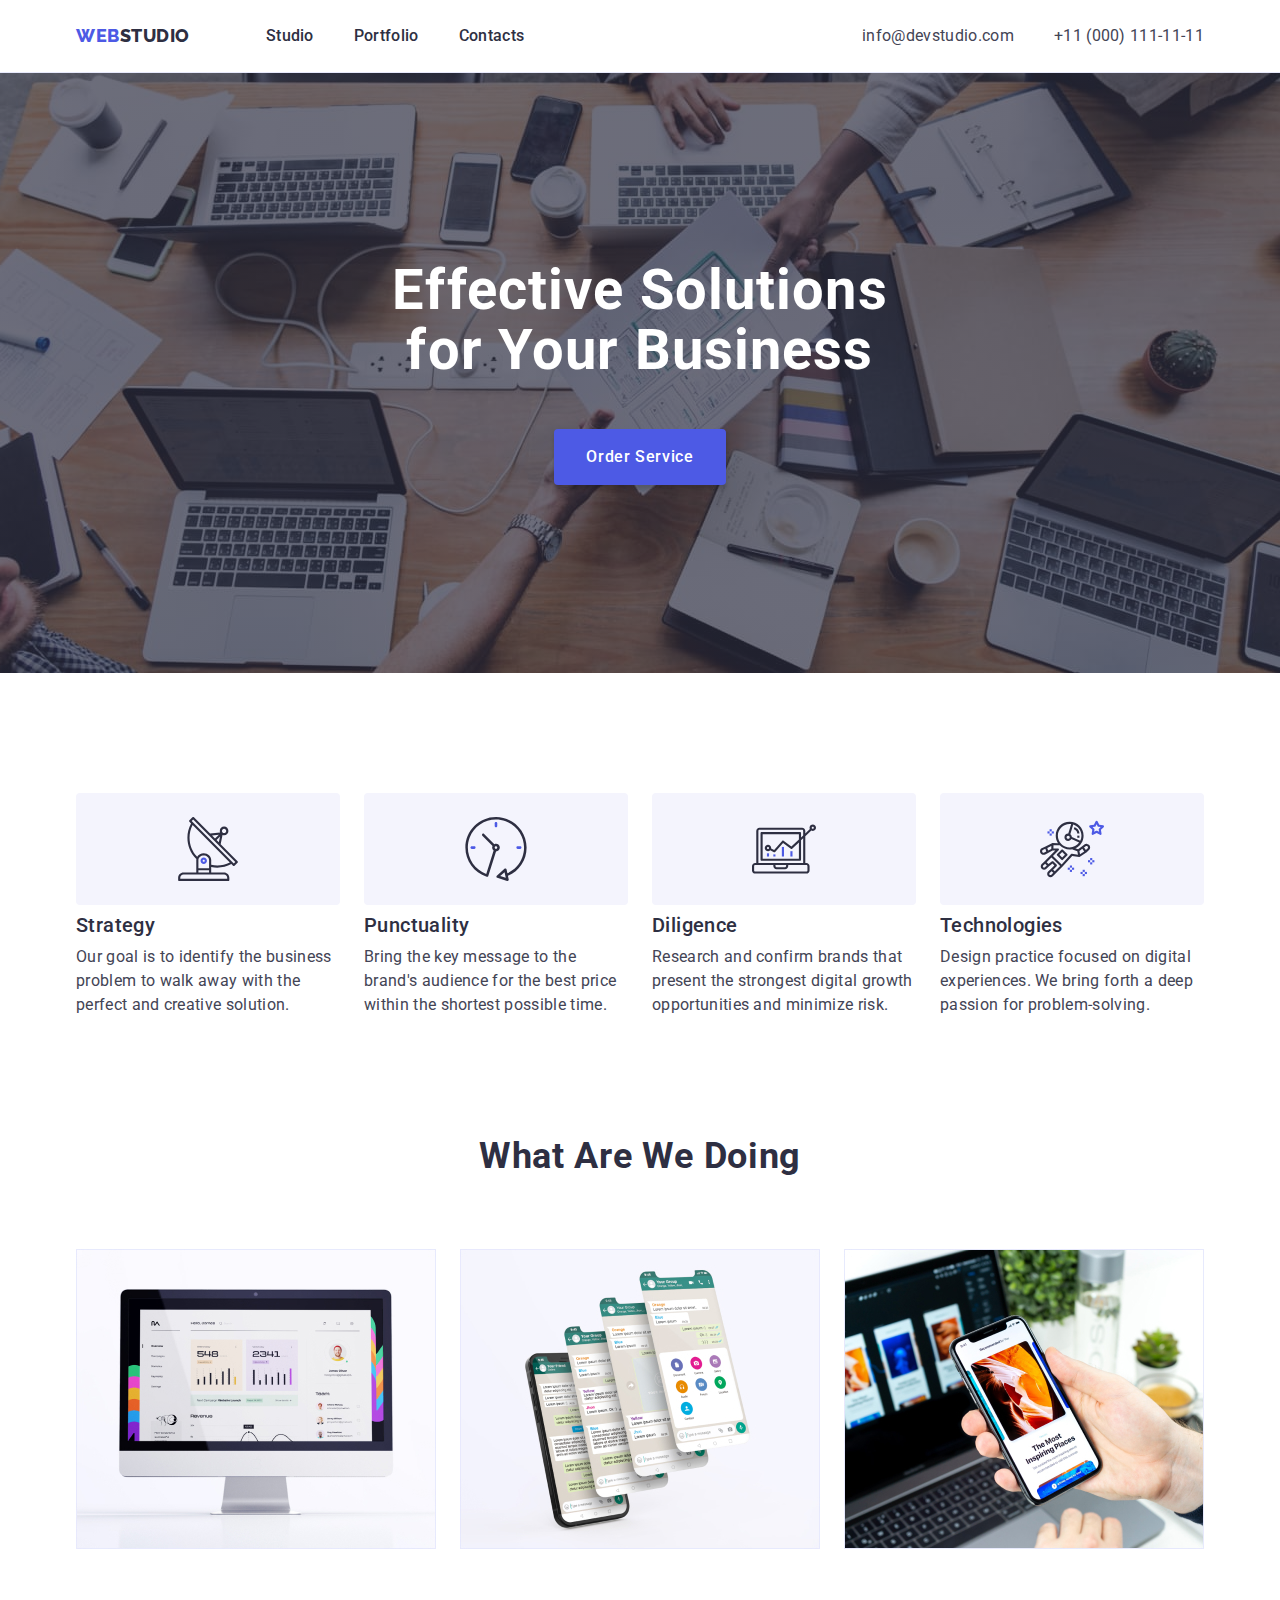
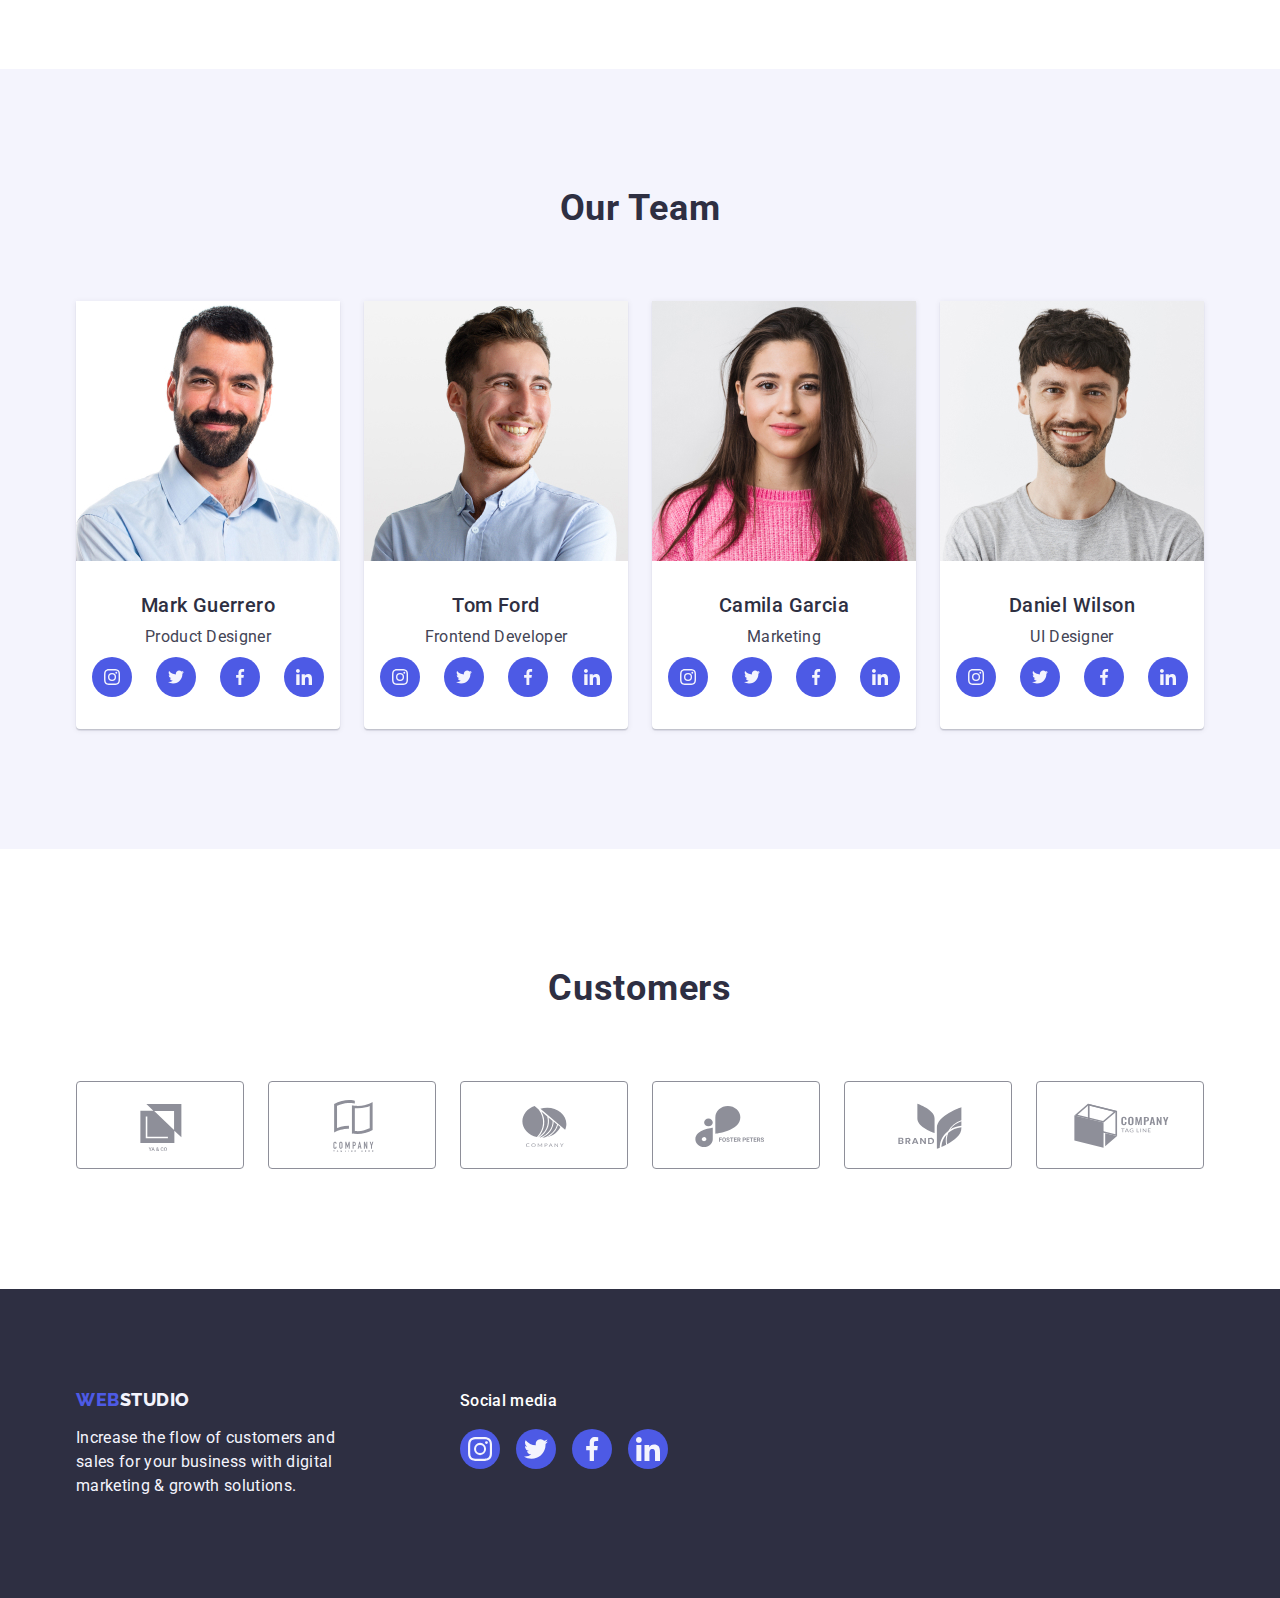
<file: index.html>
<!DOCTYPE html>
<html lang="en">
  <head>
    <meta charset="UTF-8" />
    <meta http-equiv="X-UA-Compatible" content="IE=edge" />
    <meta name="viewport" content="width=device-width, initial-scale=1.0" />
    <title>WebStudio</title>
    <link rel="preconnect" href="https://fonts.googleapis.com" />
    <link rel="preconnect" href="https://fonts.gstatic.com" crossorigin />
    <link
      href="https://fonts.googleapis.com/css2?family=Raleway:wght@800&family=Roboto:wght@400;500;700;900&display=swap"
      rel="stylesheet"
    />
    <link
      rel="stylesheet"
      href="https://cdnjs.cloudflare.com/ajax/libs/modern-normalize/1.1.0/modern-normalize.min.css"
    />
    <link rel="stylesheet" href="./css/styles.css" />
  </head>
  <body>
    <!-- Header -->
    <header class="header-border-color">
      <div class="container main-nav">
        <nav class="main-nav">
          <a href="./index.html" class="link header-web-style"
            >WEB<span class="header-studio-style">Studio</span>
          </a>
          <ul class="list header-list">
            <li class="item">
              <a href="./index.html" class="navi link">Studio</a>
            </li>
            <li class="item">
              <a href="./portfolio.html" class="navi link">Portfolio</a>
            </li>
            <li class="item"><a href="" class="navi link">Contacts</a></li>
          </ul>
        </nav>
        <!-- Addresses -->
        <address class="addresses link">
          <ul class="adrs-ul list">
            <li class="item">
              <a href="mailto:info@devstudio.com" class="addresses link"
                >info@devstudio.com</a
              >
            </li>
            <li class="item">
              <a href="tel:+110001111111" class="addresses link"
                >+11 (000) 111-11-11</a
              >
            </li>
          </ul>
        </address>
      </div>
    </header>
    <!-- Main -->
    <main>
      <!-- Section 1 -->
      <section class="hero-section">
        <div class="container">
          <h1 class="header-hero">Effective Solutions for Your Business</h1>
          <button class="order-button-st buttons-cursor" type="button">
            Order Service
          </button>
        </div>
      </section>
      <!-- Section 2 -->
      <section class="pdng-sections second">
        <div class="container">
          <h2 class="headlines-scnd-rang visually-hidden">Advantages</h2>
          <ul class="list advantages">
            <li class="second-sec-items">
              <div class="second-icons">
                <svg width="64" height="64">
                  <use href="./images/icon.svg#icon-antenna"></use>
                </svg>
              </div>
              <h3 class="headlines-scnd-section">Strategy</h3>
              <p class="scnd-sec-par">
                Our goal is to identify the business problem to walk away with
                the perfect and creative solution.
              </p>
            </li>
            <li class="second-sec-items">
              <div class="second-icons">
                <svg width="64" height="64">
                  <use href="./images/icon.svg#icon-clock"></use>
                </svg>
              </div>
              <h3 class="headlines-scnd-section">Punctuality</h3>
              <p class="scnd-sec-par">
                Bring the key message to the brand's audience for the best price
                within the shortest possible time.
              </p>
            </li>
            <li class="second-sec-items icon-diagram">
              <div class="second-icons">
                <svg width="64" height="64">
                  <use href="./images/icon.svg#icon-diagram"></use>
                </svg>
              </div>
              <h3 class="headlines-scnd-section">Diligence</h3>
              <p class="scnd-sec-par">
                Research and confirm brands that present the strongest digital
                growth opportunities and minimize risk.
              </p>
            </li>
            <li class="second-sec-items icon-astronaut">
              <div class="second-icons">
                <svg width="64" height="64">
                  <use href="./images/icon.svg#icon-astronaut"></use>
                </svg>
              </div>
              <h3 class="headlines-scnd-section">Technologies</h3>
              <p class="scnd-sec-par">
                Design practice focused on digital experiences. We bring forth a
                deep passion for problem-solving.
              </p>
            </li>
          </ul>
        </div>
      </section>
      <!-- Section 3 -->
      <section class="pdng-sections thrd">
        <div class="container">
          <h2 class="headlines-scnd-rang thrd-sec">What are we doing</h2>
          <ul class="list index-imgs">
            <li class="index-imgs-width">
              <img src="./images/img1.jpg" alt="computer" width="360" />
            </li>
            <li class="index-imgs-width">
              <img src="./images/img2.jpg" alt="layers of screen" width="360" />
            </li>
            <li class="index-imgs-width">
              <img src="./images/img3.jpg" alt="phone" width="360" />
            </li>
          </ul>
        </div>
      </section>
      <!-- Section 4 -->
      <section class="team-section">
        <div class="container">
          <h2 class="headlines-scnd-rang our-team-headline">Our Team</h2>
          <ul class="list index-imgs">
            <li class="our-team">
              <img src="./images/img-mark.jpg" alt="Mark's photo" width="264" />
              <div class="team-sec-div">
                <h3 class="thrd-rang-headlines team-names">Mark Guerrero</h3>
                <p class="scnd-sec-par teams-par">Product Designer</p>
                <ul class="team-list">
                  <li class="team-item">
                    <a href="" class="team-links">
                      <svg class="team-svg" width="16" height="16">
                        <use href="./images/icon.svg#icon-instagram"></use>
                      </svg>
                    </a>
                  </li>
                  <li class="team-item">
                    <a href="" class="team-links">
                      <svg class="team-svg" width="16" height="16">
                        <use href="./images/icon.svg#icon-twitter"></use>
                      </svg>
                    </a>
                  </li>
                  <li class="team-item">
                    <a href="" class="team-links">
                      <svg class="team-svg" width="16" height="16">
                        <use href="./images/icon.svg#icon-facebook"></use>
                      </svg>
                    </a>
                  </li>
                  <li class="team-item">
                    <a href="" class="team-links">
                      <svg class="team-svg" width="16" height="16">
                        <use href="./images/icon.svg#icon-linkedin"></use>
                      </svg>
                    </a>
                  </li>
                </ul>
              </div>
            </li>
            <li class="our-team">
              <img src="./images/img-tom.jpg" alt="Tom's photo" width="264" />
              <div class="team-sec-div">
                <h3 class="thrd-rang-headlines team-names">Tom Ford</h3>
                <p class="scnd-sec-par teams-par">Frontend Developer</p>
                <ul class="team-list">
                  <li class="team-item">
                    <a href="" class="team-links">
                      <svg class="team-svg" width="16" height="16">
                        <use href="./images/icon.svg#icon-instagram"></use>
                      </svg>
                    </a>
                  </li>
                  <li class="team-item">
                    <a href="" class="team-links">
                      <svg class="team-svg" width="16" height="16">
                        <use href="./images/icon.svg#icon-twitter"></use>
                      </svg>
                    </a>
                  </li>
                  <li class="team-item">
                    <a href="" class="team-links">
                      <svg class="team-svg" width="16" height="16">
                        <use href="./images/icon.svg#icon-facebook"></use>
                      </svg>
                    </a>
                  </li>
                  <li class="team-item">
                    <a href="" class="team-links">
                      <svg class="team-svg" width="16" height="16">
                        <use href="./images/icon.svg#icon-linkedin"></use>
                      </svg>
                    </a>
                  </li>
                </ul>
              </div>
            </li>
            <li class="our-team">
              <img
                src="./images/img-camila.jpg"
                alt="Camila's photo"
                width="264"
              />
              <div class="team-sec-div">
                <h3 class="thrd-rang-headlines team-names">Camila Garcia</h3>
                <p class="scnd-sec-par teams-par">Marketing</p>
                <ul class="team-list">
                  <li class="team-item">
                    <a href="" class="team-links">
                      <svg class="team-svg" width="16" height="16">
                        <use href="./images/icon.svg#icon-instagram"></use>
                      </svg>
                    </a>
                  </li>
                  <li class="team-item">
                    <a href="" class="team-links">
                      <svg class="team-svg" width="16" height="16">
                        <use href="./images/icon.svg#icon-twitter"></use>
                      </svg>
                    </a>
                  </li>
                  <li class="team-item">
                    <a href="" class="team-links">
                      <svg class="team-svg" width="16" height="16">
                        <use href="./images/icon.svg#icon-facebook"></use>
                      </svg>
                    </a>
                  </li>
                  <li class="team-item">
                    <a href="" class="team-links">
                      <svg class="team-svg" width="16" height="16">
                        <use href="./images/icon.svg#icon-linkedin"></use>
                      </svg>
                    </a>
                  </li>
                </ul>
              </div>
            </li>
            <li class="our-team">
              <img
                src="./images/img-daniel.jpg"
                alt="Daniel's photo"
                width="264"
              />
              <div class="team-sec-div">
                <h3 class="thrd-rang-headlines team-names">Daniel Wilson</h3>
                <p class="scnd-sec-par teams-par">UI Designer</p>
                <ul class="team-list">
                  <li class="team-item">
                    <a href="" class="team-links">
                      <svg class="team-svg" width="16" height="16">
                        <use href="./images/icon.svg#icon-instagram"></use>
                      </svg>
                    </a>
                  </li>
                  <li class="team-item">
                    <a href="" class="team-links">
                      <svg class="team-svg" width="16" height="16">
                        <use href="./images/icon.svg#icon-twitter"></use>
                      </svg>
                    </a>
                  </li>
                  <li class="team-item">
                    <a href="" class="team-links">
                      <svg class="team-svg" width="16" height="16">
                        <use href="./images/icon.svg#icon-facebook"></use>
                      </svg>
                    </a>
                  </li>
                  <li class="team-item">
                    <a href="" class="team-links">
                      <svg class="team-svg" width="16" height="16">
                        <use href="./images/icon.svg#icon-linkedin"></use>
                      </svg>
                    </a>
                  </li>
                </ul>
              </div>
            </li>
          </ul>
        </div>
      </section>
      <!-- Section 5 -->
      <section class="fifth-sec">
        <div class="container">
          <h2 class="headlines-scnd-rang customrers-headline">Customers</h2>
          <ul class="customers-list">
            <li class="customers-item">
              <a href="" class="customers-link">
                <svg class="customers-size" width="104" height="56">
                  <use href="./images/icon.svg#icon-client-one"></use>
                </svg>
              </a>
            </li>
            <li class="customers-item">
              <a href="" class="customers-link">
                <svg class="customers-size" width="104" height="56">
                  <use href="./images/icon.svg#icon-client-two"></use>
                </svg>
              </a>
            </li>
            <li class="customers-item">
              <a href="" class="customers-link">
                <svg class="customers-size" width="104" height="56">
                  <use href="./images/icon.svg#icon-client-three"></use>
                </svg>
              </a>
            </li>
            <li class="customers-item">
              <a href="" class="customers-link">
                <svg class="customers-size" width="104" height="56">
                  <use href="./images/icon.svg#icon-client-four"></use>
                </svg>
              </a>
            </li>
            <li class="customers-item">
              <a href="" class="customers-link">
                <svg class="customers-size" width="104" height="56">
                  <use href="./images/icon.svg#icon-client-five"></use>
                </svg>
              </a>
            </li>
            <li class="customers-item">
              <a href="" class="customers-link">
                <svg class="customers-size" width="104" height="56">
                  <use href="./images/icon.svg#icon-client-six"></use>
                </svg>
              </a>
            </li>
          </ul>
        </div>
      </section>
    </main>
    <!-- Footer -->
    <footer class="footer-color">
      <div class="container footer-flex">
        <div class="footer-social-medias">
          <a class="footer-logo-web link" href="./index.html"
            >WEB<span class="footer-studio-style">Studio</span>
          </a>
          <p class="footer-par">
            Increase the flow of customers and sales for your business with
            digital marketing & growth solutions.
          </p>
        </div>
        <div>
          <p class="footer-soc-head">Social media</p>
          <ul class="social-links-flex">
            <li class="footer-item">
              <a href="" class="footer-links"
                ><svg class="footer-social" width="24" height="24">
                  <use href="./images/icon.svg#icon-instagram"></use></svg
              ></a>
            </li>
            <li class="footer-item">
              <a href="" class="footer-links"
                ><svg class="footer-social" width="24" height="24">
                  <use href="./images/icon.svg#icon-twitter"></use></svg
              ></a>
            </li>
            <li class="footer-item">
              <a href="" class="footer-links"
                ><svg class="footer-social" width="24" height="24">
                  <use href="./images/icon.svg#icon-facebook"></use></svg
              ></a>
            </li>
            <li class="footer-item">
              <a href="" class="footer-links"
                ><svg class="footer-social" width="24" height="24">
                  <use href="./images/icon.svg#icon-linkedin"></use></svg
              ></a>
            </li>
          </ul>
        </div>
      </div>
    </footer>
  </body>
</html>
</file>
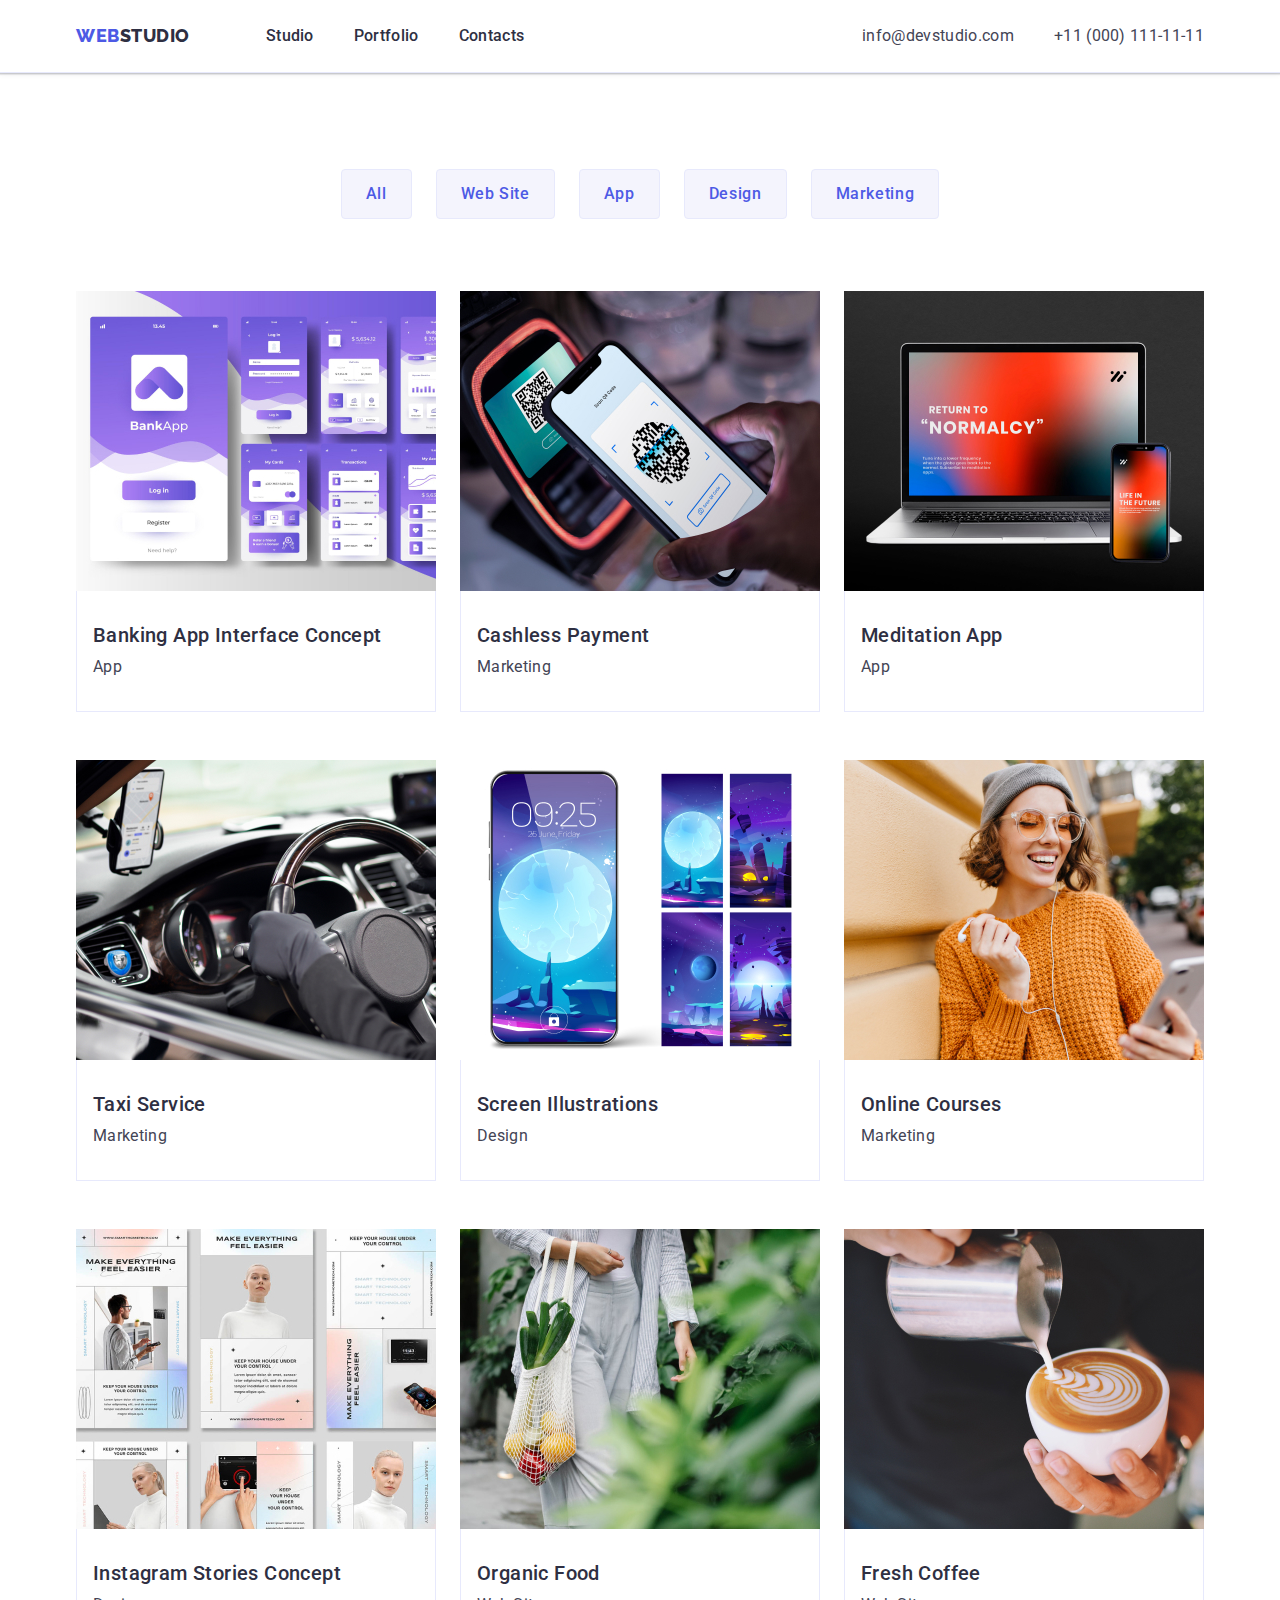
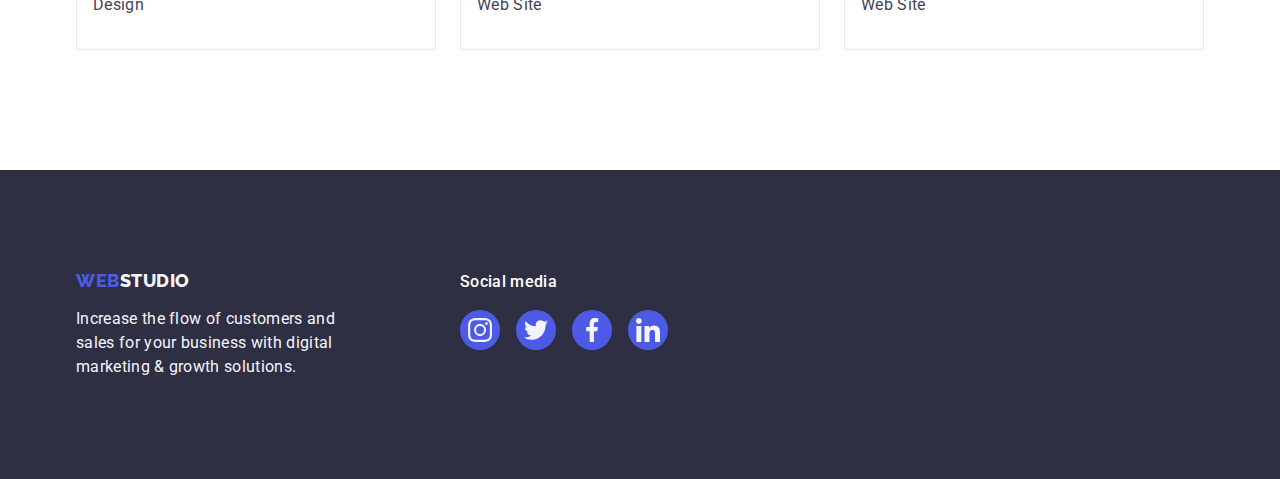
<file: portfolio.html>
<!DOCTYPE html>
<html lang="en">
  <head>
    <meta charset="UTF-8" />
    <meta http-equiv="X-UA-Compatible" content="IE=edge" />
    <meta name="viewport" content="width=device-width, initial-scale=1.0" />
    <title>Portfolio</title>
    <link rel="preconnect" href="https://fonts.googleapis.com" />
    <link rel="preconnect" href="https://fonts.gstatic.com" crossorigin />
    <link
      href="https://fonts.googleapis.com/css2?family=Raleway:wght@800&family=Roboto:wght@400;500;700;900&display=swap"
      rel="stylesheet"
    />
    <link
      rel="stylesheet"
      href="https://cdnjs.cloudflare.com/ajax/libs/modern-normalize/1.1.0/modern-normalize.min.css"
    />
    <link rel="stylesheet" href="./css/styles.css" />
  </head>
  <body>
    <!-- Header -->
    <header class="header-border-color">
      <div class="container main-nav">
        <nav class="main-nav">
          <a href="./index.html" class="link header-web-style"
            >WEB<span class="header-studio-style">Studio</span>
          </a>
          <ul class="list header-list">
            <li class="item">
              <a href="./index.html" class="navi link">Studio</a>
            </li>
            <li class="item">
              <a href="./portfolio.html" class="navi link">Portfolio</a>
            </li>
            <li class="item"><a href="" class="navi link">Contacts</a></li>
          </ul>
        </nav>
        <!-- Addresses -->
        <address class="addresses link">
          <ul class="adrs-ul list">
            <li class="item">
              <a href="mailto:info@devstudio.com" class="addresses link"
                >info@devstudio.com</a
              >
            </li>
            <li class="item">
              <a href="tel:+110001111111" class="addresses link"
                >+11 (000) 111-11-11</a
              >
            </li>
          </ul>
        </address>
      </div>
    </header>
    <!-- Main -->
    <main>
      <!-- Section -->
      <section class="section">
        <div class="container">
          <h1 hidden>Filters</h1>
          <ul class="list port-btn">
            <li class="btn-item">
              <button class="buttons buttons-cursor" type="button">All</button>
            </li>
            <li class="btn-item">
              <button class="buttons buttons-cursor" type="button">
                Web Site
              </button>
            </li>
            <li class="btn-item">
              <button class="buttons buttons-cursor" type="button">App</button>
            </li>
            <li class="btn-item">
              <button class="buttons buttons-cursor" type="button">
                Design
              </button>
            </li>
            <li class="btn-item">
              <button class="buttons buttons-cursor" type="button">
                Marketing
              </button>
            </li>
          </ul>
          <ul class="list apps-imgs">
            <li class="filters-mrgns">
              <a href="" class="link portfolio-link">
                <img
                  src="./images/portfolio/img-app.jpg"
                  alt="Banking App"
                  width="360"
                />
                <div class="app-pdng">
                  <h2 class="port-scnd-headlines">
                    Banking App Interface Concept
                  </h2>
                  <p class="portfolio-par">App</p>
                </div>
              </a>
            </li>
            <li class="filters-mrgns">
              <a href="" class="link portfolio-link">
                <img
                  src="./images/portfolio/img-nfc.jpg"
                  alt="nfc"
                  width="360"
                />
                <div class="app-pdng">
                  <h2 class="port-scnd-headlines">Cashless Payment</h2>
                  <p class="portfolio-par">Marketing</p>
                </div></a
              >
            </li>
            <li class="filters-mrgns">
              <a href="" class="link portfolio-link">
                <img
                  src="./images/portfolio/img-meditation-app.jpg"
                  alt="meditation app"
                  width="360"
                />
                <div class="app-pdng">
                  <h2 class="port-scnd-headlines">Meditation App</h2>
                  <p class="portfolio-par">App</p>
                </div></a
              >
            </li>
            <li class="filters-mrgns">
              <a href="" class="link portfolio-link">
                <img
                  src="./images/portfolio/img-taxi.jpg"
                  alt="driver"
                  width="360"
                />
                <div class="app-pdng">
                  <h2 class="port-scnd-headlines">Taxi Service</h2>
                  <p class="portfolio-par">Marketing</p>
                </div></a
              >
            </li>
            <li class="filters-mrgns">
              <a href="" class="link portfolio-link">
                <img
                  src="./images/portfolio/img-purple-screens.jpg"
                  alt="purple screens"
                  width="360"
                />
                <div class="app-pdng">
                  <h2 class="port-scnd-headlines">Screen Illustrations</h2>
                  <p class="portfolio-par">Design</p>
                </div></a
              >
            </li>
            <li class="filters-mrgns">
              <a href="" class="link portfolio-link">
                <img
                  src="./images/portfolio/img-girl-orange.jpg"
                  alt="Girl in orange sweater"
                  width="360"
                />
                <div class="app-pdng">
                  <h2 class="port-scnd-headlines">Online Courses</h2>
                  <p class="portfolio-par">Marketing</p>
                </div></a
              >
            </li>
            <li class="filters-mrgns">
              <a href="" class="link portfolio-link">
                <img
                  src="./images/portfolio/img-design-conception.jpg"
                  alt="design conception"
                  width="360"
                />
                <div class="app-pdng">
                  <h2 class="port-scnd-headlines">Instagram Stories Concept</h2>
                  <p class="portfolio-par">Design</p>
                </div></a
              >
            </li>
            <li class="filters-mrgns">
              <a href="" class="link portfolio-link">
                <img
                  src="./images/portfolio/img-vegetables-in-bag.jpg"
                  alt="vegetables in bag"
                  width="360"
                />
                <div class="app-pdng">
                  <h2 class="port-scnd-headlines">Organic Food</h2>
                  <p class="portfolio-par">Web Site</p>
                </div></a
              >
            </li>
            <li class="filters-mrgns">
              <a href="" class="link portfolio-link">
                <img
                  src="./images/portfolio/img-making-latte.jpg"
                  alt="Making latte"
                  width="360"
                />
                <div class="app-pdng">
                  <h2 class="port-scnd-headlines">Fresh Coffee</h2>
                  <p class="portfolio-par">Web Site</p>
                </div></a
              >
            </li>
          </ul>
        </div>
      </section>
    </main>
    <!-- Footer -->
    <footer class="footer-color">
      <div class="container footer-flex">
        <div class="footer-social-medias">
          <a class="footer-logo-web link" href="./index.html"
            >WEB<span class="footer-studio-style">Studio</span>
          </a>
          <p class="footer-par">
            Increase the flow of customers and sales for your business with
            digital marketing & growth solutions.
          </p>
        </div>
        <div>
          <p class="footer-soc-head">Social media</p>
          <ul class="social-links-flex">
            <li class="footer-item">
              <a href="" class="footer-links"
                ><svg class="footer-social" width="24" height="24">
                  <use href="./images/icon.svg#icon-instagram"></use></svg
              ></a>
            </li>
            <li class="footer-item">
              <a href="" class="footer-links"
                ><svg class="footer-social" width="24" height="24">
                  <use href="./images/icon.svg#icon-twitter"></use></svg
              ></a>
            </li>
            <li class="footer-item">
              <a href="" class="footer-links"
                ><svg class="footer-social" width="24" height="24">
                  <use href="./images/icon.svg#icon-facebook"></use></svg
              ></a>
            </li>
            <li class="footer-item">
              <a href="" class="footer-links"
                ><svg class="footer-social" width="24" height="24">
                  <use href="./images/icon.svg#icon-linkedin"></use></svg
              ></a>
            </li>
          </ul>
        </div>
      </div>
    </footer>
  </body>
</html>
</file>
<file: css/styles.css>
:root {
  --order-button-color: #4d5ae5;
  --pressed-state: #404bbf;
  --header-team-card-background: #ffffff;
  --headline-color: #2e2f42;
  --par-color: #434455;
  --accent-color: #e7e9fc;
  --light-mode-dialogs: #f4f4fd;
  --success-color: #31d0aa;
  --light-slate: #8e8f99;
  --customers-color: #afb1b8;
  --font-weight-regular: 400;
  --font-weight-medium: 500;
  --font-weight-bold: 700;
  --font-weight-raleway-ex-bold: 800;
  --font-weight-extra-bold: 900;
}
body {
  font-family: "Roboto", sans-serif;
  color: var(--par-color);
  background-color: var(--header-team-card-background);
}

img {
  display: block;
}

/* Container */
.container {
  width: 1158px;
  padding: 0 15px;
  margin: 0 auto;
}

.visually-hidden {
  position: absolute;
  white-space: nowrap;
  width: 1px;
  height: 1px;
  overflow: hidden;
  border: 0;
  padding: 0;
  clip: rect(0 0 0 0);
  clip-path: inset(50%);
  margin: -1px;
}

/* Uti */

.link {
  text-decoration: none;
}

.list {
  list-style: none;
  margin: 0;
  padding: 0;
}

.buttons-cursor {
  cursor: pointer;
}

/*#region header */

.header-border-color {
  display: flex;
  border-bottom: 1px solid var(--accent-color);
  box-shadow: 0px 2px 1px rgba(46, 47, 66, 0.08),
    0px 1px 1px rgba(46, 47, 66, 0.16), 0px 1px 6px rgba(46, 47, 66, 0.08);
}

.header-web-style {
  color: var(--order-button-color);
  font-family: "Raleway", sans-serif;
  font-weight: var(--font-weight-raleway-ex-bold);
  font-size: 18px;
  line-height: 1.17;
  letter-spacing: 0.03em;
  text-transform: uppercase;
  margin-right: 76px;
}

.header-studio-style {
  color: var(--headline-color);
  line-height: 1.17;
  letter-spacing: 0.03em;
  text-transform: uppercase;
}

/* Header logo */

.main-nav {
  display: flex;
  align-items: center;
}

/* header-nav */

.header-list {
  display: flex;
  gap: 40px;
}

.header-list .navi.link {
  display: block;
  padding-top: 24px;
  padding-bottom: 24px;

  font-weight: 500;
  font-size: 16px;
  line-height: 1.5;
  letter-spacing: 0.02em;
  color: var(--headline-color);
}

.header-list .navi.link:active,
.header-list .navi.link:focus,
.header-list .navi.link:hover {
  color: var(--pressed-state);
}
/* header address */

/* Contacts */

.addresses {
  margin-left: auto;
}

.adrs-ul {
  display: flex;
  gap: 40px;
}

.addresses.link {
  font-style: normal;
  font-weight: var(--font-weight-regular);
  font-size: 16px;
  line-height: 1.5;
  letter-spacing: 0.02em;
  color: var(--par-color);
}
.addresses.link:hover,
.addresses.link:active,
.addresses.link:focus {
  color: var(--pressed-state);
}

/*#endregion header */

/*#region 1st section */

.hero-section {
  max-width: 1440px;
  height: 600px;
  background-color: var(--headline-color);
  background-image: linear-gradient(
      rgba(46, 47, 66, 0.7),
      rgba(46, 47, 66, 0.7)
    ),
    url("../images/hero-dark-bg.jpg");
  background-position: center;
  background-repeat: no-repeat;
  background-size: cover;

  text-align: center;
  padding-top: 188px;
  padding-bottom: 188px;
  margin-left: auto;
  margin-right: auto;
}

.header-hero {
  margin-bottom: 48px;
  margin-top: 0;
  max-width: 496px;
  margin-left: auto;
  margin-right: auto;
  font-weight: var(--font-weight-bold);
  font-size: 56px;
  line-height: 1.07;
  letter-spacing: 0.02em;
  color: var(--header-team-card-background);
}

.order-button-st {
  display: block;
  padding: 16px 32px;
  margin-left: auto;
  margin-right: auto;
  min-width: 169px;
  font-family: "Roboto", sans-serif;
  background: var(--order-button-color);
  border-radius: 4px;
  border: 0px;
  box-shadow: 0px 4px 4px rgba(0, 0, 0, 0.15);
  /* text */
  font-weight: var(--font-weight-medium);
  font-size: 16px;
  line-height: 1.5;
  letter-spacing: 0.04em;
  color: var(--header-team-card-background);
}

.order-button-st:hover,
.order-button-st:focus {
  background: var(--pressed-state);
}

/*#endregion 1st section */

/*#region section 2 */

.pdng-sections.second {
  padding-top: 120px;
  padding-bottom: 120px;
}

.headlines-scnd-section {
  margin-top: 0;
  margin-bottom: 8px;
  font-weight: var(--font-weight-medium);
  font-size: 20px;
  line-height: 1.2;
  letter-spacing: 0.02em;
  color: var(--headline-color);
}

.advantages {
  display: flex;
  gap: 24px;
}

.second-sec-items {
  width: calc((100% - 72px) / 4);
}

.second-icons {
  display: flex;
  width: 264px;
  height: 112px;
  background-color: var(--light-mode-dialogs);
  border-radius: 4px;
  justify-content: center;
  align-items: center;
  margin-bottom: 8px;
}

.scnd-sec-par {
  margin-top: 0;
  margin-bottom: 0;
  font-size: 16px;
  line-height: 1.5;
  letter-spacing: 0.02em;
  color: var(--par-color);
}

/*#endregion section 2 */

/*#region third section */

.pdng-sections.thrd {
  padding-bottom: 120px;
}

.headlines-scnd-rang.thrd-sec {
  margin-bottom: 72px;
}

.headlines-scnd-rang {
  margin-top: 0;
  margin-bottom: 0;
  font-weight: var(--font-weight-bold);
  font-size: 36px;
  line-height: 1.11;
  text-align: center;
  letter-spacing: 0.02em;
  text-transform: capitalize;
  color: var(--headline-color);
}

.index-imgs-width {
  width: calc((100%-48px) / 2);
}

.index-imgs {
  display: flex;
  gap: 24px;
}

/*#endregion third section */

/*#region section 4*/

.team-section {
  background: var(--light-mode-dialogs);
  padding-top: 120px;
  padding-bottom: 120px;
}

.our-team {
  background-color: var(--header-team-card-background);
  box-shadow: 0px 1px 6px rgba(46, 47, 66, 0.08),
    0px 1px 1px rgba(46, 47, 66, 0.16), 0px 2px 1px rgba(46, 47, 66, 0.08);
  border-radius: 0px 0px 4px 4px;
}

.our-team-headline {
  margin-bottom: 72px;
}

.team-sec-div {
  padding: 32px 0px;
}

.thrd-rang-headlines {
  margin-top: 0;
  margin-bottom: 8px;
  font-weight: var(--font-weight-medium);
  font-size: 20px;
  line-height: 1.2;
  letter-spacing: 0.02em;
  color: var(--headline-color);
}

.team-names {
  text-align: center;
}

.teams-par {
  text-align: center;
  margin-bottom: 8px;
}

.team-list {
  display: flex;
  list-style: none;
  padding: 0;
  margin: 0;
  gap: 24px;
  justify-content: center;
  align-items: center;
}

.team-links {
  display: flex;
  background-color: var(--order-button-color);
  border-radius: 50%;
  border: 0;
  align-items: center;
  justify-content: center;
  width: 40px;
  height: 40px;
}

.team-links:hover,
.team-links:active,
.team-links:focus {
  background-color: var(--pressed-state);
}

.team-svg {
  fill: var(--light-mode-dialogs);
}

/*#endregion section 4*/

/*#region section 5*/

.fifth-sec {
  padding-top: 120px;
  padding-bottom: 120px;
  background-color: var(--header-team-card-background);
}

.customrers-headline {
  margin-bottom: 72px;
  line-height: 1.1;
}

.customers-list {
  display: flex;
  list-style: none;
  margin: 0;
  padding: 0;
  gap: 24px;
  justify-content: center;
}

.customers-link {
  display: flex;
  border: 1px solid var(--light-slate);
  border-radius: 4px;
  width: 168px;
  height: 88px;
  align-items: center;
  justify-content: center;
  color: var(--light-slate);
}

.customers-link:hover,
.customers-link:focus,
.customers-link:active {
  border-color: var(--pressed-state);
  color: var(--pressed-state);
}

.customers-size {
  fill: currentColor;
}

/*#endregion section 5*/

/*#region Footer */

.footer-color {
  display: flex;
  background: var(--headline-color);
  padding-bottom: 100px;
  padding-top: 100px;
}

.footer-flex {
  display: flex;
  align-items: baseline;
  gap: 120px;
}

.footer-logo-web {
  display: inline-block;
  font-family: "Raleway", sans-serif;
  color: var(--order-button-color);
  font-weight: var(--font-weight-raleway-ex-bold);
  font-size: 18px;
  line-height: 1.17;
  letter-spacing: 0.03em;
  text-transform: uppercase;
  margin-bottom: 16px;
}

.footer-studio-style {
  font-family: "Raleway", sans-serif;
  font-weight: var(--font-weight-raleway-ex-bold);
  font-size: 18px;
  line-height: 1.17;
  letter-spacing: 0.03em;
  color: var(--light-mode-dialogs);
}

.footer-par {
  width: 264px;
  font-size: 16px;
  line-height: 1.5;
  letter-spacing: 0.02em;
  color: var(--light-mode-dialogs);
  margin-top: 0;
  margin-bottom: 0;
}

.footer-soc-head {
  color: var(--header-team-card-background);
  font-weight: var(--font-weight-medium);
  font-size: 16px;
  line-height: 1.5;
  letter-spacing: 0.02em;
  margin-top: 0;
  margin-bottom: 16px;
}

.social-links-flex {
  display: flex;
  list-style: none;
  padding: 0;
  margin: 0;
  gap: 16px;
}

.footer-links {
  display: flex;
  padding: 0;
  margin: 0;
  border: 0;
  border-radius: 50%;
  width: 40px;
  height: 40px;
  background-color: var(--order-button-color);
  align-items: center;
  justify-content: center;
}

.footer-social {
  fill: var(--light-mode-dialogs);
}

.footer-links:hover,
.footer-links:active,
.footer-links:focus {
  background-color: var(--success-color);
}

/*#endregion Footer */

/*#region Portfolio */
.section {
  padding-top: 96px;
  padding-bottom: 120px;
}

/* portfolio buttons*/

.buttons {
  /* btns */
  font-family: "Roboto", sans-serif;
  display: flex;
  box-sizing: border-box;
  background: var(--light-mode-dialogs);
  border: 1px solid var(--accent-color);
  border-radius: 4px;
  padding: 12px 24px;
  /* text */
  font-weight: var(--font-weight-medium);
  font-size: 16px;
  line-height: 1.5;
  text-align: center;
  letter-spacing: 0.04em;
  color: var(--order-button-color);
}
.buttons:hover,
.buttons:active,
.buttons:focus {
  background-color: var(--pressed-state);
  border: 1px solid transparent;
  box-shadow: 0px 3px 1px rgba(0, 0, 0, 0.1), 0px 2px 1px rgba(0, 0, 0, 0.08),
    0px 2px 2px rgba(0, 0, 0, 0.12);
  color: var(--header-team-card-background);
}

.port-btn {
  display: flex;
  justify-content: center;
  gap: 24px;
  margin-bottom: 72px;
}

/* Portfolio Headlines 2 */

.port-scnd-headlines {
  margin-top: 0;
  margin-bottom: 8px;
  font-weight: var(--font-weight-medium);
  font-size: 20px;
  line-height: 1.2;
  letter-spacing: 0.02em;
  color: var(--headline-color);
}

.portfolio-par {
  margin-top: 0;
  margin-bottom: 0;
  font-size: 16px;
  line-height: 1.5;
  letter-spacing: 0.02em;
  color: var(--par-color);
}

/* port's margins & paddings  */

.filters-mrgns {
  box-sizing: border-box;
  /* margin-right: 24px;
  margin-bottom: 48px; */
  width: 360px;
}

.portfolio-link {
  display: block;
}

.portfolio-link:hover,
.portfolio-link:focus,
.portfolio-link:active {
  box-shadow: 0px 1px 6px rgba(46, 47, 66, 0.08),
    0px 1px 1px rgba(46, 47, 66, 0.16), 0px 2px 1px rgba(46, 47, 66, 0.08);
}

/* .filters-mrgns:nth-child(3n) {
  margin-right: 0;
}

.filters-mrgns:nth-last-child(-n + 3) {
  margin-bottom: 0;
} */

.apps-imgs {
  display: flex;
  flex-wrap: wrap;
  column-gap: 24px;
  row-gap: 48px;
}

.app-pdng {
  box-sizing: border-box;
  padding: 32px 16px;
  border: 1px solid var(--accent-color);
  border-top: 0;
  /* background-color: teal; */
}

/*#endregion Portfolio */
</file>
